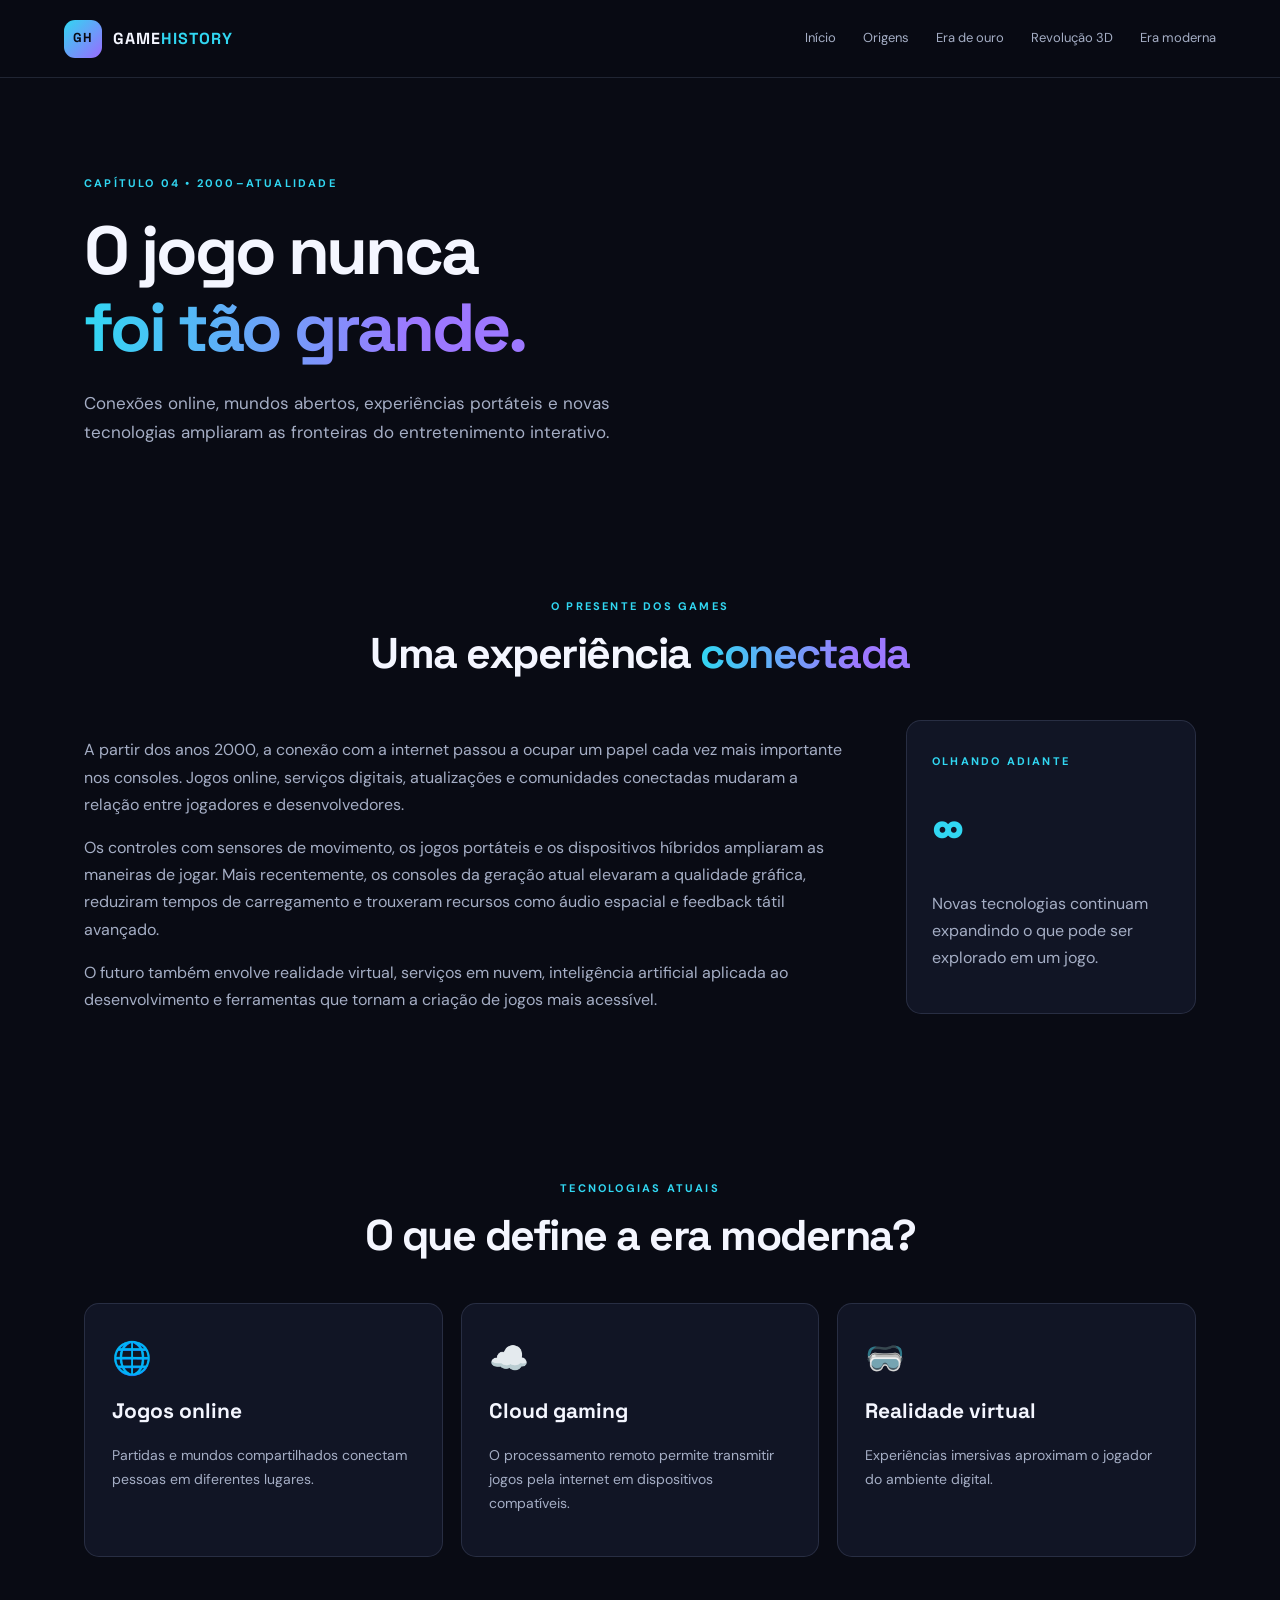
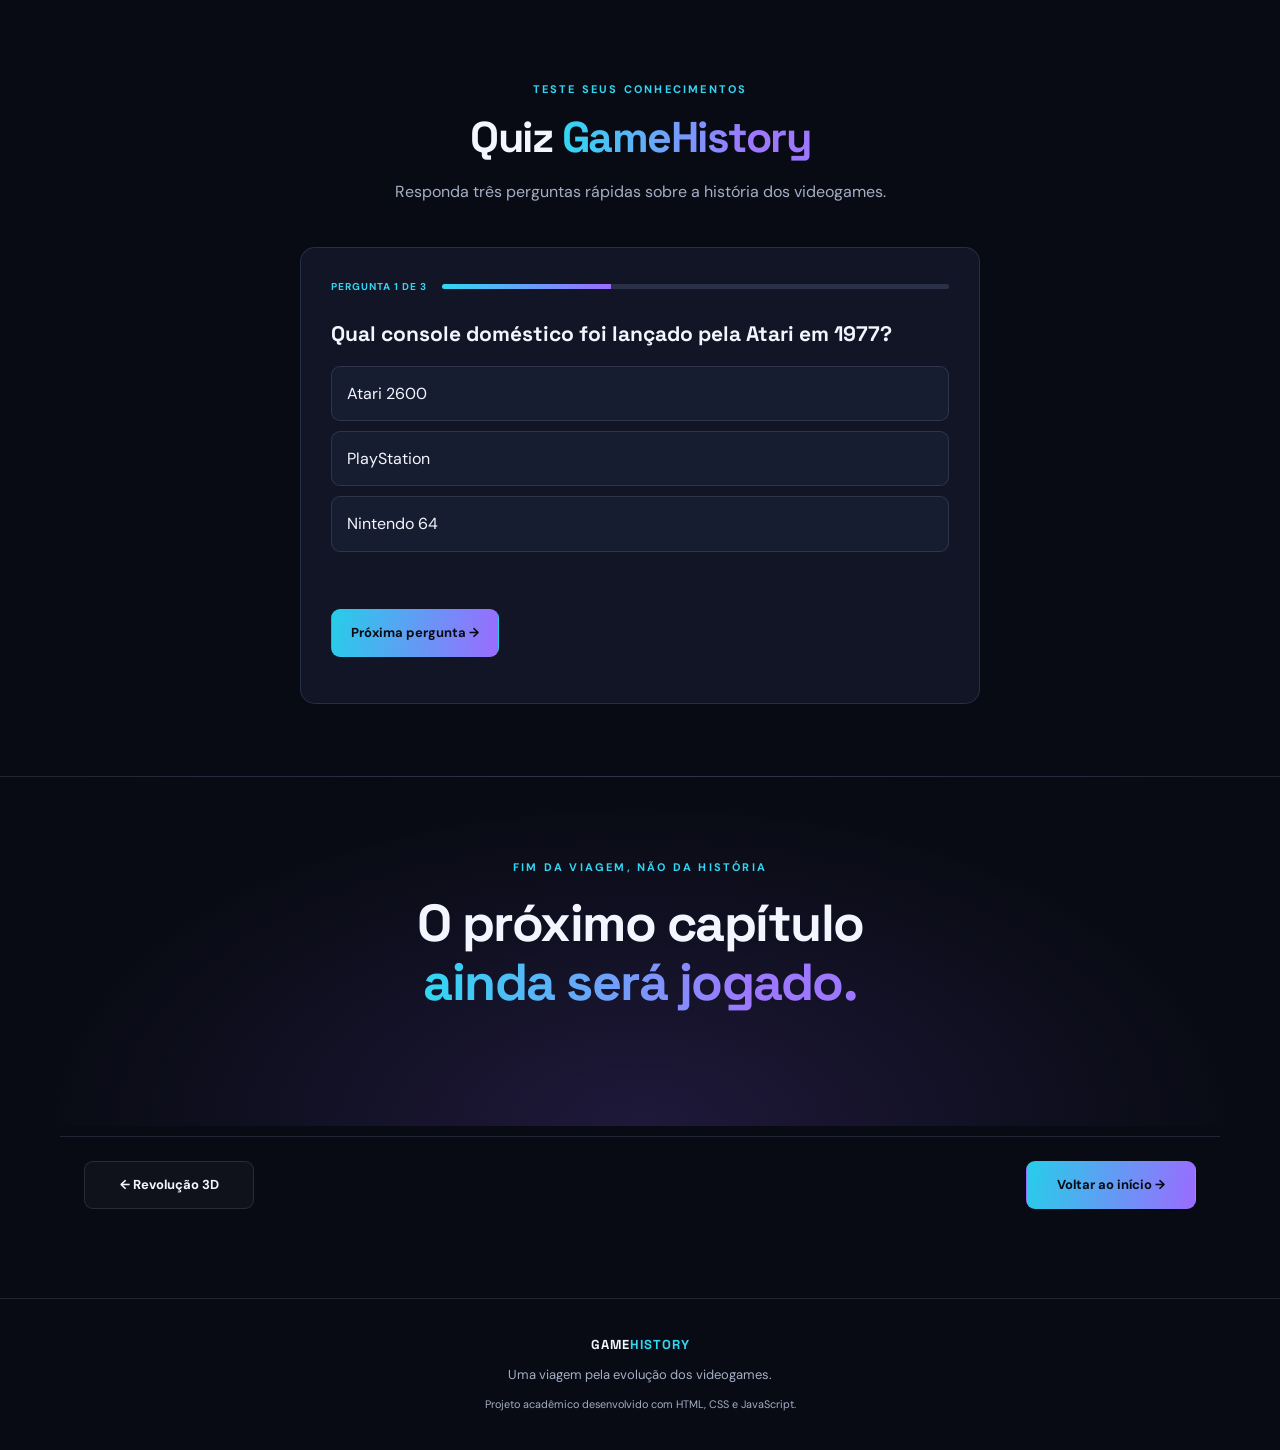
<file: GameHistory/era-moderna.html>
<!DOCTYPE html>
<html lang="pt-BR"><head><meta charset="UTF-8"><meta name="viewport" content="width=device-width, initial-scale=1.0">
<meta name="description" content="A evolução dos videogames na atualidade e as tecnologias do futuro."><title>A era moderna | GameHistory</title><link rel="stylesheet" href="css/style.css"></head>
<body>
<header class="site-header">
  <a class="brand" href="index.html"><span class="brand-mark">GH</span><span>GAME<span class="accent">HISTORY</span></span></a>
  <button class="menu-toggle" aria-label="Abrir menu" aria-expanded="false">☰</button>
  <nav class="main-nav" aria-label="Navegação principal">
    <a href="index.html">Início</a><a href="primeira-geracao.html">Origens</a>
    <a href="era-de-ouro.html">Era de ouro</a><a href="revolucao-3d.html">Revolução 3D</a>
    <a href="era-moderna.html">Era moderna</a>
  </nav>
</header>
<main>
<section class="page-hero"><span class="eyebrow">CAPÍTULO 04 • 2000–ATUALIDADE</span><h1>O jogo nunca<br><span class="gradient-text">foi tão grande.</span></h1><p>Conexões online, mundos abertos, experiências portáteis e novas tecnologias ampliaram as fronteiras do entretenimento interativo.</p></section>
<section class="section"><div class="section-heading"><span class="eyebrow">O PRESENTE DOS GAMES</span><h2>Uma experiência <span class="gradient-text">conectada</span></h2></div><div class="content-layout"><div><p>A partir dos anos 2000, a conexão com a internet passou a ocupar um papel cada vez mais importante nos consoles. Jogos online, serviços digitais, atualizações e comunidades conectadas mudaram a relação entre jogadores e desenvolvedores.</p><p>Os controles com sensores de movimento, os jogos portáteis e os dispositivos híbridos ampliaram as maneiras de jogar. Mais recentemente, os consoles da geração atual elevaram a qualidade gráfica, reduziram tempos de carregamento e trouxeram recursos como áudio espacial e feedback tátil avançado.</p><p>O futuro também envolve realidade virtual, serviços em nuvem, inteligência artificial aplicada ao desenvolvimento e ferramentas que tornam a criação de jogos mais acessível.</p></div><aside class="fact-card"><span class="eyebrow">OLHANDO ADIANTE</span><strong>∞</strong><p>Novas tecnologias continuam expandindo o que pode ser explorado em um jogo.</p></aside></div></section>
<section class="section"><div class="section-heading"><span class="eyebrow">TECNOLOGIAS ATUAIS</span><h2>O que define a era moderna?</h2></div><div class="card-grid three"><article class="mini-card"><div class="mini-icon">🌐</div><h3>Jogos online</h3><p>Partidas e mundos compartilhados conectam pessoas em diferentes lugares.</p></article><article class="mini-card"><div class="mini-icon">☁️</div><h3>Cloud gaming</h3><p>O processamento remoto permite transmitir jogos pela internet em dispositivos compatíveis.</p></article><article class="mini-card"><div class="mini-icon">🥽</div><h3>Realidade virtual</h3><p>Experiências imersivas aproximam o jogador do ambiente digital.</p></article></div></section>
<section class="section quiz-section"><div class="section-heading"><span class="eyebrow">TESTE SEUS CONHECIMENTOS</span><h2>Quiz <span class="gradient-text">GameHistory</span></h2><p>Responda três perguntas rápidas sobre a história dos videogames.</p></div><div class="quiz-card" id="quiz"><div class="quiz-progress"><span id="quiz-progress-label">PERGUNTA 1 DE 3</span><div class="progress-track"><span id="progress-fill"></span></div></div><h3 id="question">Qual console doméstico foi lançado pela Atari em 1977?</h3><div class="answers" id="answers"><button class="answer" data-answer="0">Atari 2600</button><button class="answer" data-answer="1">PlayStation</button><button class="answer" data-answer="2">Nintendo 64</button></div><p class="quiz-feedback" id="feedback" aria-live="polite"></p><button class="button primary" id="next-question" hidden>Próxima pergunta →</button><p class="quiz-score" id="score"></p></div></section>
<section class="cta"><span class="eyebrow">FIM DA VIAGEM, NÃO DA HISTÓRIA</span><h2>O próximo capítulo<br><span class="gradient-text">ainda será jogado.</span></h2></section>

<section class="page-navigation" aria-label="Navegação entre capítulos">
  <a class="button secondary" href="revolucao-3d.html">← Revolução 3D</a>
  <a class="button primary" href="index.html">Voltar ao início →</a>
</section>
</main>
<footer class="site-footer"><div class="footer-brand">GAME<span class="accent">HISTORY</span></div>
<p>Uma viagem pela evolução dos videogames.</p><small>Projeto acadêmico desenvolvido com HTML, CSS e JavaScript.</small></footer>
<script src="js/script.js"></script>
</body></html>
</file>
<file: GameHistory/css/style.css>
@import url('https://fonts.googleapis.com/css2?family=DM+Sans:wght@400;500;600;700&family=Space+Grotesk:wght@400;500;600;700&display=swap');
:root{--bg:#090b14;--panel:#111525;--panel2:#171d31;--text:#f4f6ff;--muted:#a5aec5;--purple:#9a6bff;--cyan:#31d7f2;--line:rgba(173,187,230,.15);--max:1160px}
*{box-sizing:border-box}html{scroll-behavior:smooth}body{margin:0;background:var(--bg);color:var(--text);font-family:'DM Sans',Arial,sans-serif;line-height:1.7}a{color:inherit;text-decoration:none}button{font:inherit}.site-header{height:78px;padding:0 max(5vw,24px);display:flex;align-items:center;justify-content:space-between;border-bottom:1px solid var(--line);background:rgba(9,11,20,.88);backdrop-filter:blur(16px);position:sticky;top:0;z-index:20}.brand{display:flex;align-items:center;gap:11px;font-family:'Space Grotesk',sans-serif;font-weight:700;letter-spacing:1px}.brand-mark{display:grid;place-items:center;width:38px;height:38px;border-radius:11px;background:linear-gradient(135deg,var(--cyan),var(--purple));color:#090b14;font-size:13px}.accent{color:var(--cyan)}.main-nav{display:flex;gap:27px}.main-nav a{font-size:13px;color:var(--muted);transition:.2s}.main-nav a:hover,.main-nav a.active{color:var(--cyan)}.menu-toggle{display:none;background:none;border:0;color:white;font-size:25px}.hero,.page-hero{max-width:var(--max);margin:auto;padding:105px 24px 90px}.hero{min-height:610px;display:grid;grid-template-columns:1.05fr .95fr;align-items:center;gap:35px}.eyebrow{font-size:11px;font-weight:700;letter-spacing:2.2px;color:var(--cyan)}h1,h2,h3{font-family:'Space Grotesk',sans-serif;line-height:1.13;margin-top:0}h1{font-size:clamp(48px,6.5vw,76px);letter-spacing:-3px;margin:18px 0 22px}h2{font-size:clamp(30px,4vw,43px);letter-spacing:-1.5px;margin:12px 0 15px}h3{font-size:21px}.hero-content>p,.page-hero>p{max-width:600px;color:var(--muted);font-size:17px}.gradient-text{background:linear-gradient(90deg,var(--cyan),#9d78ff 75%);background-clip:text;color:transparent}.hero-actions{display:flex;gap:13px;flex-wrap:wrap;margin-top:30px}.button{display:inline-flex;align-items:center;justify-content:center;gap:15px;border-radius:9px;padding:12px 19px;font-weight:700;font-size:13px;cursor:pointer;border:1px solid transparent;transition:.2s}.button:hover{transform:translateY(-2px)}.primary{background:linear-gradient(100deg,#27cde9,#9b6bff);color:#090b14}.secondary{border-color:var(--line);background:rgba(255,255,255,.03)}.hero-art{height:390px;position:relative;display:grid;place-items:center}.orbit{position:absolute;border:1px solid rgba(89,173,255,.28);border-radius:50%;transform:rotate(-22deg)}.orbit-one{width:360px;height:230px}.orbit-two{width:290px;height:350px;transform:rotate(55deg);border-color:rgba(169,104,255,.35)}.controller{width:210px;height:145px;border-radius:48px 48px 65px 65px;background:linear-gradient(145deg,#242d4b,#12182b);box-shadow:0 0 75px rgba(117,87,255,.3),inset 0 2px 2px #64739a;display:grid;place-items:center;font-size:78px;color:var(--cyan);transform:rotate(-13deg);z-index:2}.pixel{position:absolute;width:12px;height:12px;background:var(--cyan);box-shadow:0 0 22px var(--cyan)}.p1{top:55px;right:75px}.p2{bottom:70px;left:50px;background:var(--purple);box-shadow:0 0 22px var(--purple)}.p3{top:95px;left:75px;width:7px;height:7px}.hero-caption{position:absolute;bottom:7px;color:#7e8aa9;font-size:10px;letter-spacing:3px}.section{max-width:var(--max);margin:auto;padding:72px 24px}.section-heading{text-align:center;max-width:700px;margin:0 auto 42px}.section-heading p{color:var(--muted)}.timeline{display:flex;justify-content:space-between;position:relative;margin:45px 0 25px}.timeline:before{content:"";position:absolute;left:2%;right:2%;top:23px;height:2px;background:linear-gradient(90deg,var(--cyan),var(--purple))}.time-point{position:relative;background:none;border:0;color:var(--muted);display:flex;align-items:center;flex-direction:column;gap:14px;cursor:pointer;font-weight:700;font-size:13px}.time-point i{width:17px;height:17px;border-radius:50%;border:4px solid var(--bg);background:#53617d;box-shadow:0 0 0 1px #53617d;z-index:1}.time-point.active{color:var(--cyan)}.time-point.active i{background:var(--cyan);box-shadow:0 0 0 4px rgba(49,215,242,.15),0 0 20px var(--cyan)}.timeline-detail{display:flex;gap:25px;align-items:center;background:var(--panel);border:1px solid var(--line);padding:25px 30px;border-radius:15px;min-height:135px}.detail-year{font-family:'Space Grotesk';font-size:32px;font-weight:700;color:var(--cyan)}.timeline-detail h3{margin:0 0 7px}.timeline-detail p{margin:0;color:var(--muted)}.split-section{display:grid;grid-template-columns:1fr 1fr;align-items:center;gap:55px}.split-section p,.content-layout p{color:var(--muted)}.feature-figure{margin:0;min-width:0}.feature-image{display:block;width:100%;height:340px;object-fit:cover;object-position:center 54%;border-radius:18px;border:1px solid var(--line)}.feature-figure .photo-credit{padding:8px 3px 0;text-align:right}.photo-credit a{color:var(--cyan);text-decoration:underline;text-underline-offset:3px}.text-link{color:var(--cyan);font-weight:700}.timeline-image{width:100%;border-radius:15px;border:1px solid var(--line);display:block}.media-grid{display:grid;grid-template-columns:1fr 1fr;gap:18px;margin-top:20px}.media-card,.fact-card,.mini-card,.quiz-card{background:var(--panel);border:1px solid var(--line);border-radius:15px;padding:25px}.media-card p,.small-note{color:var(--muted);font-size:13px}.media-card audio,.media-card video{width:100%;margin-top:10px}.media-card video{max-height:220px;background:#000}.cta{text-align:center;padding:75px 20px 90px;background:radial-gradient(ellipse at 50% 100%,rgba(107,73,194,.22),transparent 65%);border-top:1px solid var(--line)}.cta h2{font-size:clamp(34px,5vw,52px);margin:15px 0 25px}.site-footer{text-align:center;padding:35px 20px;border-top:1px solid var(--line);color:var(--muted);font-size:13px}.footer-brand{font-family:'Space Grotesk';font-weight:700;color:var(--text);letter-spacing:1px}.site-footer p{margin:7px}.page-hero{padding-top:90px;padding-bottom:55px}.page-hero h1{font-size:clamp(46px,6vw,68px)}.content-layout{display:grid;grid-template-columns:1fr 290px;gap:50px;align-items:start}.content-layout h2{font-size:27px;margin-top:28px}.fact-card{position:sticky;top:105px}.fact-card strong{display:block;font-family:'Space Grotesk';font-size:52px;color:var(--cyan);margin:12px 0}.fact-card p{color:var(--muted)}.card-grid{display:grid;gap:18px}.card-grid.two{grid-template-columns:repeat(2,1fr)}.card-grid.three{grid-template-columns:repeat(3,1fr)}.history-card{overflow:hidden;background:var(--panel);border:1px solid var(--line);border-radius:15px}.history-card img{width:100%;height:210px;object-fit:contain;background:#fff;padding:10px}.history-card>div{padding:20px}.history-card p,.mini-card p{color:var(--muted);font-size:14px}.card-year{font-size:11px;color:var(--cyan);font-weight:700;letter-spacing:1.5px}.vertical img{height:170px}.photo-credit{display:block;color:var(--muted);font-size:11px;margin-top:9px}.mini-card{padding:27px}.mini-icon{font-size:32px;margin-bottom:14px}.quote-section{text-align:center;border-top:1px solid var(--line);border-bottom:1px solid var(--line)}.quote-section p{font-family:'Space Grotesk';font-size:clamp(22px,3vw,32px);max-width:780px;margin:0 auto 18px}.quote-section span{font-size:10px;letter-spacing:2px;color:var(--cyan)}.video-feature{display:grid;grid-template-columns:.7fr 1.3fr;gap:30px;align-items:center}.video-feature video{width:100%;border-radius:14px;background:#000;border:1px solid var(--line)}.quiz-section{padding-top:45px}.quiz-card{max-width:680px;margin:auto;padding:30px}.quiz-progress{display:flex;justify-content:space-between;gap:15px;align-items:center;color:var(--cyan);font-size:10px;font-weight:700;letter-spacing:1px}.progress-track{height:5px;background:#2a3045;border-radius:5px;flex:1;overflow:hidden}.progress-track span{display:block;height:100%;width:33%;background:linear-gradient(90deg,var(--cyan),var(--purple));transition:.3s}.quiz-card h3{margin:27px 0 20px}.answers{display:grid;gap:10px}.answer{padding:13px 15px;text-align:left;border-radius:9px;border:1px solid var(--line);background:#171d30;color:var(--text);cursor:pointer}.answer:hover:not(:disabled){border-color:var(--cyan)}.answer.correct{border-color:#39d99a;background:rgba(57,217,154,.1)}.answer.wrong{border-color:#ff6d8b;background:rgba(255,109,139,.1)}.answer:disabled{cursor:default}.quiz-feedback{min-height:25px;color:var(--muted)}.quiz-score{color:var(--cyan);font-weight:700}.section.media-card{margin-bottom:30px}.section.media-card audio{width:100%}
@media(max-width:850px){.main-nav{gap:13px}.main-nav a{font-size:11px}.hero{grid-template-columns:1fr;min-height:auto;padding-top:75px}.hero-art{height:300px}.content-layout{grid-template-columns:1fr}.fact-card{position:static}.video-feature{grid-template-columns:1fr}}
@media(max-width:650px){.site-header{height:68px}.menu-toggle{display:block}.main-nav{display:none;position:absolute;top:68px;left:0;right:0;background:#101525;padding:18px 24px 24px;flex-direction:column;border-bottom:1px solid var(--line)}.main-nav.open{display:flex}.main-nav a{font-size:14px;padding:5px}.hero{padding-top:55px}.hero-art{height:260px}.orbit-one{width:280px}.orbit-two{height:280px}.controller{width:165px;height:115px}.section{padding:55px 20px}.timeline{overflow-x:auto;gap:35px;padding:0 8px 12px}.time-point{min-width:65px}.timeline:before{min-width:540px}.timeline-detail{align-items:flex-start;gap:15px;padding:20px}.detail-year{font-size:25px}.split-section,.media-grid,.card-grid.two,.card-grid.three{grid-template-columns:1fr}.feature-image{height:240px}.page-hero{padding:65px 20px 35px}.history-card img{height:190px}.quiz-card{padding:22px}}

.page-navigation{max-width:var(--max);margin:10px auto 65px;padding:24px;display:flex;align-items:center;justify-content:space-between;gap:16px;border-top:1px solid var(--line)}
.page-navigation .button{min-width:170px}
@media(max-width:650px){.page-navigation{padding:22px 20px;margin-bottom:40px;flex-direction:column-reverse;align-items:stretch}.page-navigation .button{width:100%}}
</file>
